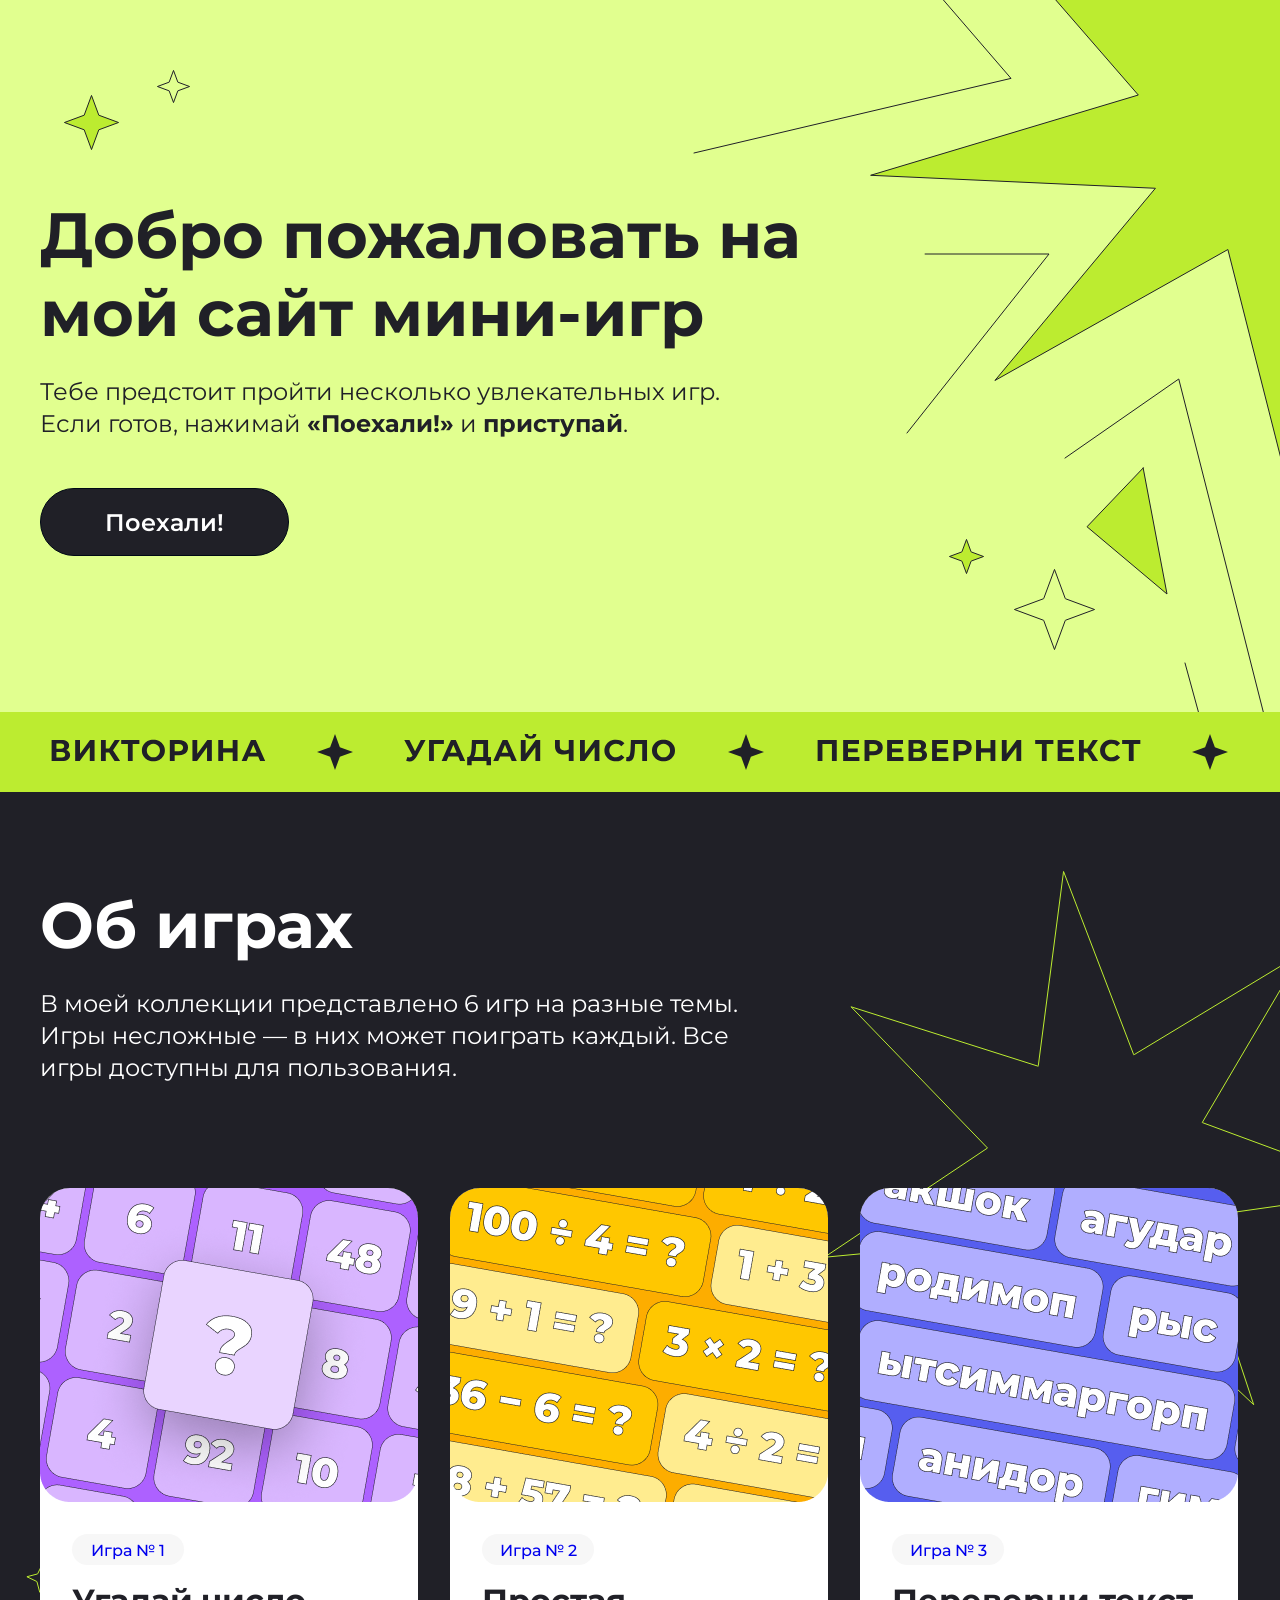
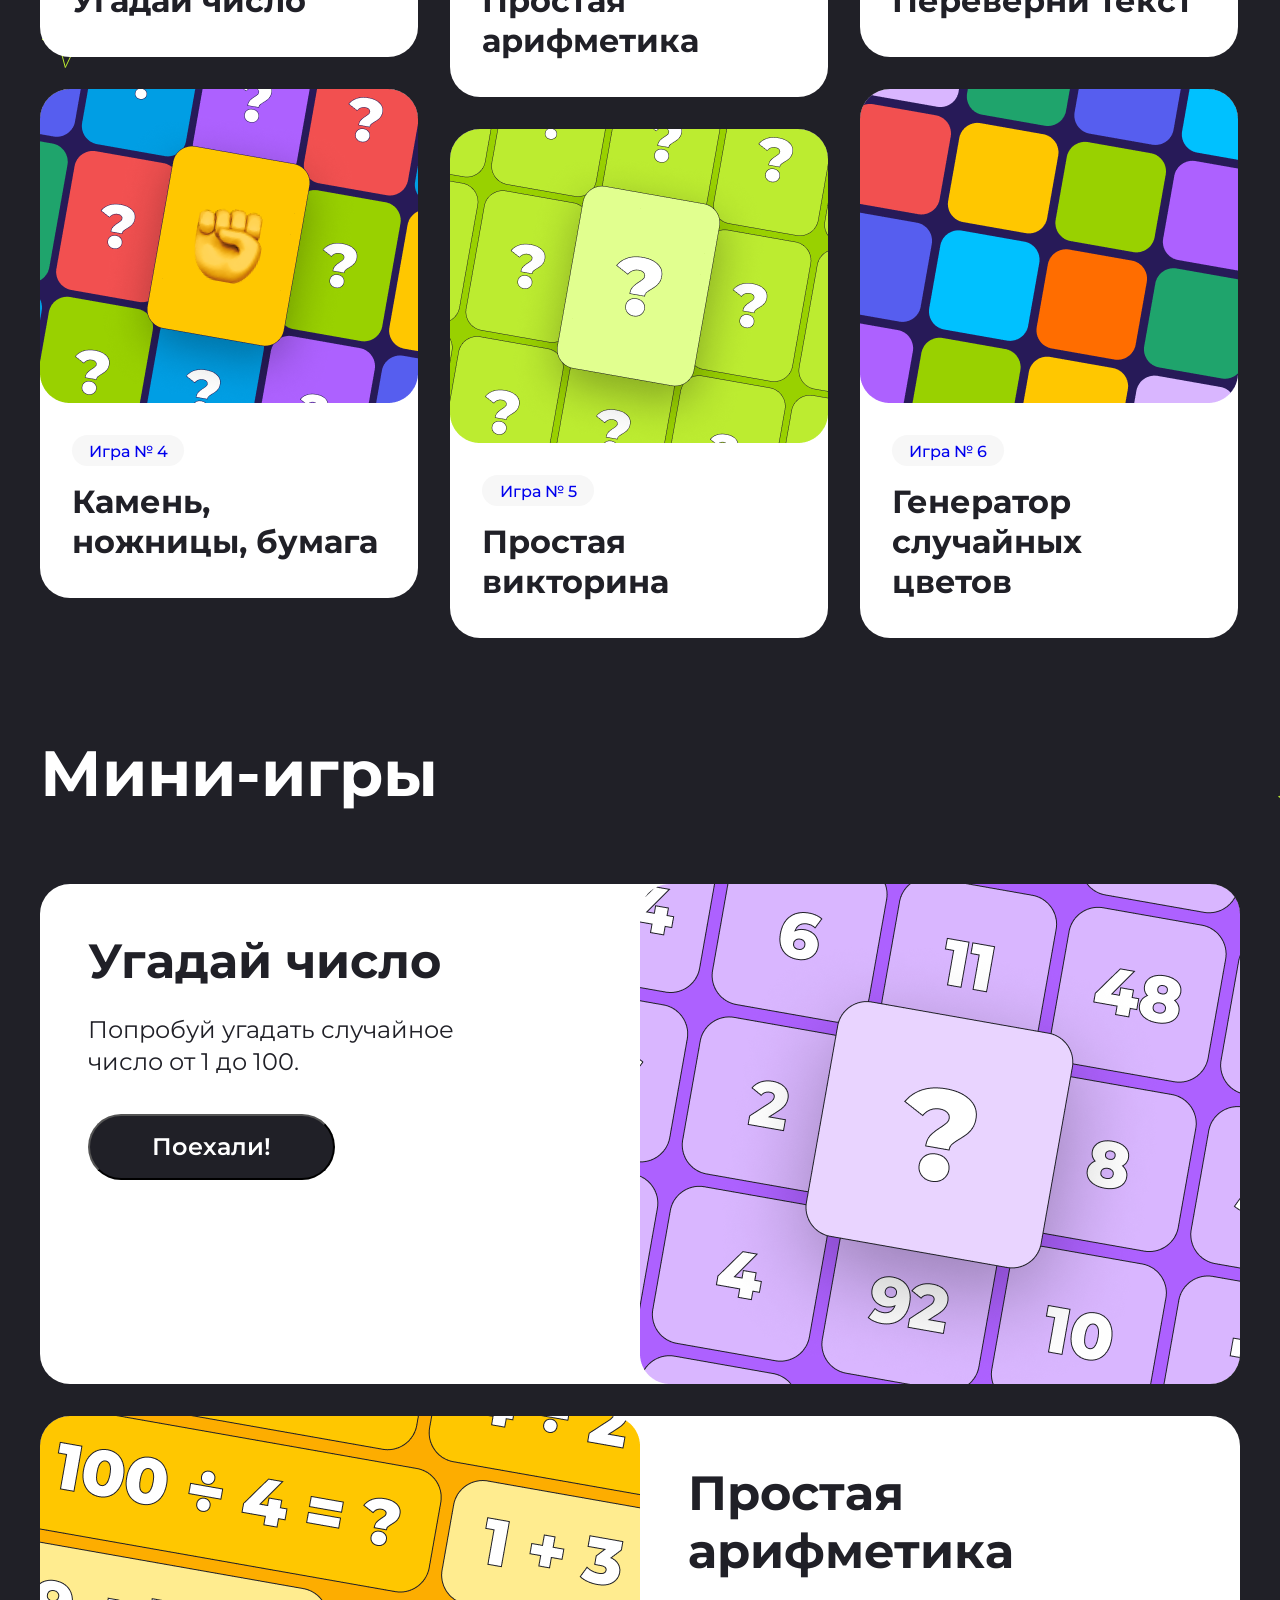
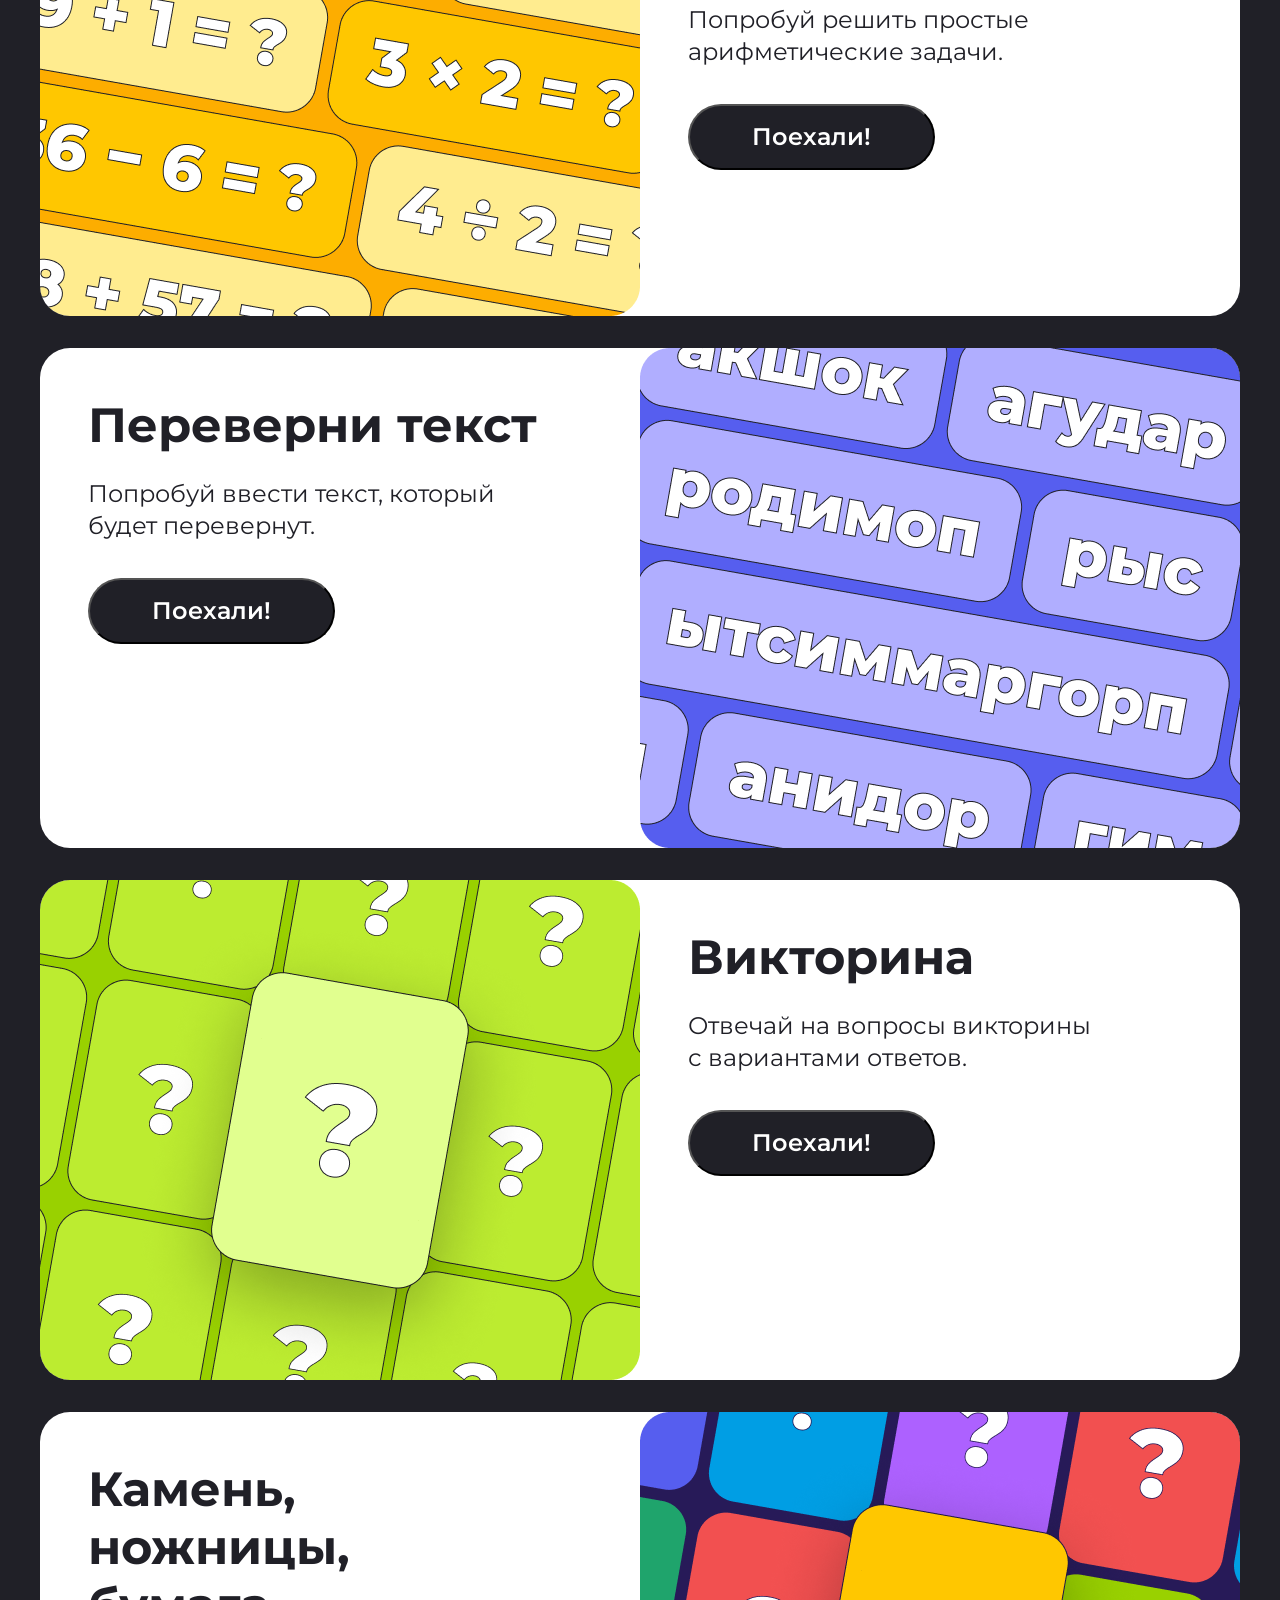
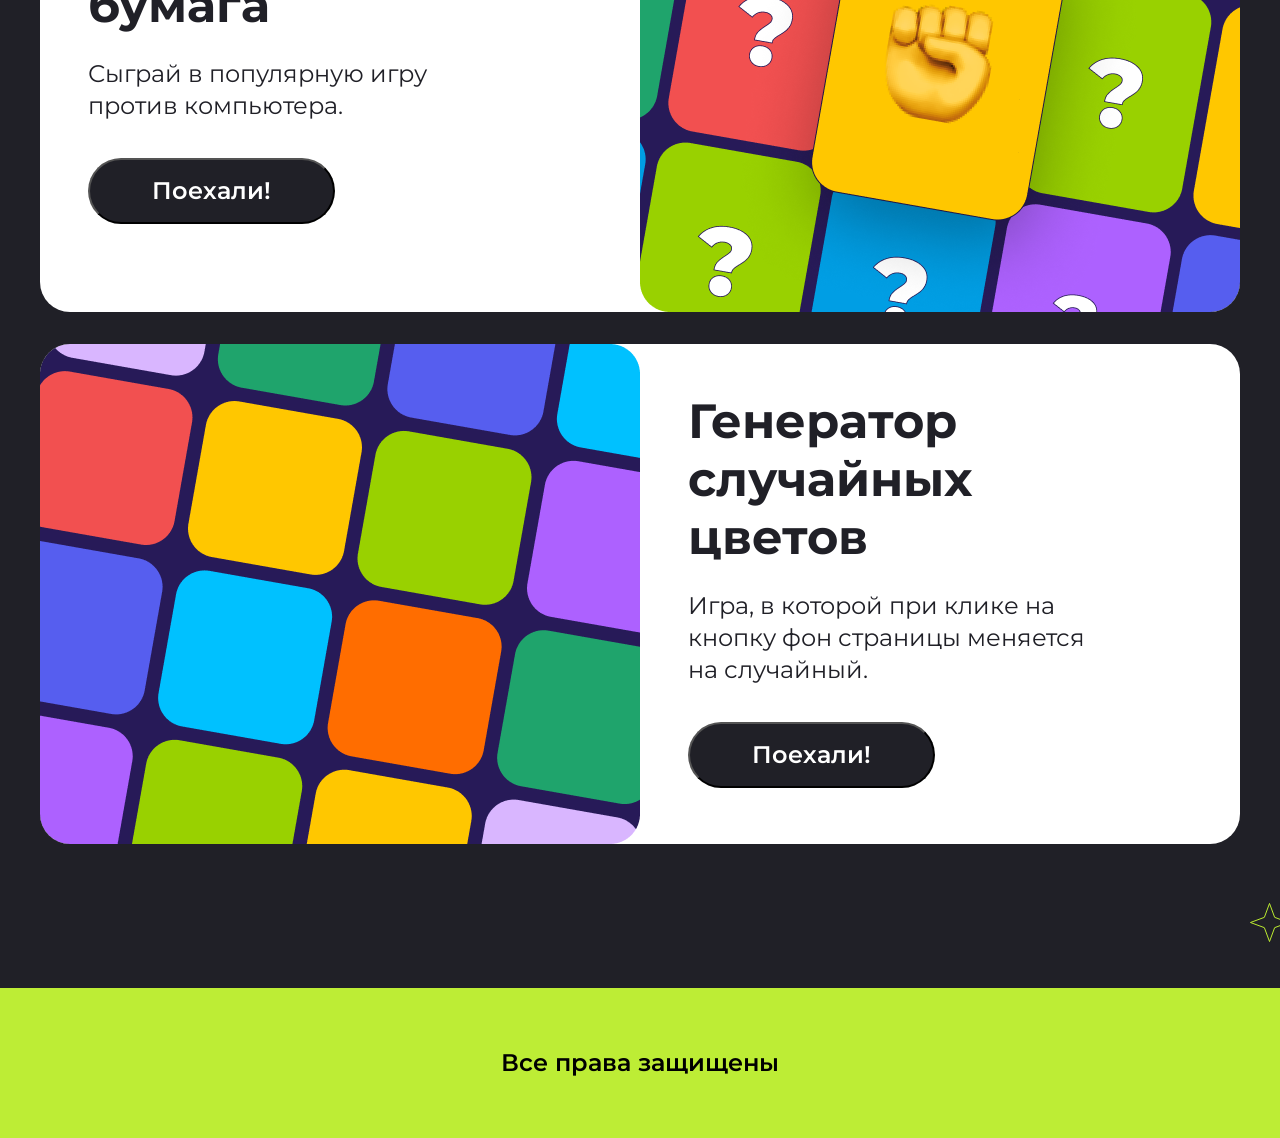
<file: index.html>
<!DOCTYPE html>
<html lang="en">
<head>
    <meta charset="UTF-8">
    <meta name="viewport" content="width=device-width, initial-scale=1.0">
    <title>Homework1</title>
    <link rel="preconnect" href="https://fonts.googleapis.com">
    <link rel="preconnect" href="https://fonts.gstatic.com" crossorigin>
    <link href="https://fonts.googleapis.com/css2?family=Montserrat:wght@300;400;600;700&display=swap" rel="stylesheet">
    <link rel="stylesheet" href="stylehw.css">
</head>
<body>
    <div class="top center">
        <section class="start">
            <h1 class="title">Добро пожаловать на мой сайт мини-игр</h1>
            <h2 class="subtitle">Тебе предстоит пройти несколько увлекательных игр. Если готов, нажимай <b>«Поехали!»</b> и <b>приступай</b>.</h2>
            <a class="go" href="#go">Поехали!</a>
        </section>
    </div>

    <div class="ribbon-container">
        <div class="ribbon"></div>
    </div>

    <div class="menu center">
        <section class="menu_description">
            <h1 class="title_description"><a id="go">Об играх</a></h1>
            <h2 class="subtitle_description">В моей коллекции представлено 6 игр на разные темы.           
                Игры несложные — в них может поиграть каждый.
                Все игры доступны для пользования.</h2>
        </section>

        <div class="bloc_game">
            <div>
                <a class="menu__game" href="#game1">
                    <div class="game1">
                        <h3 class="numGame">Игра № 1</h3>
                        <h2 class="title_game1">Угадай число</h2>
                    </div>
                </a>
    
                <a class="menu__game" href="#game4">
                    <div class="game4">
                        <h3 class="numGame">Игра № 4</h3>
                        <h2 class="title_game1">Камень, ножницы, бумага</h2>
                    </div>
                </a>
            </div>
    
            <div>
                <a class="menu__game" href="#game2">
                    <div class="game2">
                        <h3 class="numGame">Игра № 2</h3>
                        <h2 class="title_game1">Простая арифметика</h2>
                    </div>
                </a>
                
                <a class="menu__game" href="#game5">
                    <div class="game5">
                        <h3 class="numGame">Игра № 5</h3>
                        <h2 class="title_game1">Простая викторина</h2>
                    </div>
                </a>
            </div>
    
            <div>
                <a class="menu__game" href="#game3">
                    <div class="game3">
                        <h3 class="numGame">Игра № 3</h3>
                        <h2 class="title_game1">Переверни текст</h2>
                    </div>
                </a>
    
                <a class="menu__game" href="#game6">
                    <div class="game6">
                        <h3 class="numGame">Игра № 6</h3>
                        <h2 class="title_game1">Генератор случайных цветов</h2>
                    </div>
                </a>
            </div>
        </div>
    </div>

    <div class="menu2 center">
        <section>
            <h1 class="title_description2">Мини-игры</h1>
        </section>

        <div class="blocGame2">
            <div class="game1_2">
                <h2 class="nameGame"><a id="game1">Угадай число</a></h2>
                <h3 class="descriptionGame">Попробуй угадать случайное число от 1 до 100.</h3>
                <button onclick="GuessNumber()" class="go2">Поехали!</button>
            </div>
    
            <div class="game2_2">
                <div class="left">
                    <h2 class="nameGame"><a id="game2">Простая арифметика</a></h2>
                    <h3 class="descriptionGame">Попробуй решить простые арифметические задачи.</h3>
                    <button onclick="mathGame()" class="go2">Поехали!</button>
                </div>
            </div>
        </div>

        <div class="blocGame2">
            <div class="game3_2">
                <h2 class="nameGame"><a id="game3">Переверни текст</a></h2>
                <h3 class="descriptionGame">Попробуй ввести текст, который будет перевернут.</h3>
                <button onclick="simpleArithmetic()" class="go2">Поехали!</button>
            </div>
    
            <div class="game4_2">
                <div class="left">
                    <h2 class="nameGame"><a id="game5">Викторина</a></h2>
                    <h3 class="descriptionGame">Отвечай на вопросы викторины с вариантами ответов.</h3>
                    <button onclick="quiz()" class="go2">Поехали!</button>
                </div>
            </div>
        </div>

        <div class="blocGame2">
            <div class="game5_2">
                <h2 class="nameGame"><a id="game4">Камень, ножницы, бумага</a></h2>
                <h3 class="descriptionGame">Сыграй в популярную игру против компьютера.</h3>
                <button onclick="playKNB()" class="go2">Поехали!</button>
            </div>
    
            <div class="game6_2">
                <div class="left">
                    <h2 class="nameGame"><a id="game6">Генератор случайных цветов</a></h2>
                    <h3 class="descriptionGame">Игра, в которой при клике на кнопку фон страницы меняется на случайный.</h3>
                    <button onclick="color()" class="go2">Поехали!</button>
                </div>
            </div>
        </div>
    </div>

    <footer class="basement center">
        <h3 class="rights">Все права защищены</h3>
    </footer>
    
    <script src="./HW-8_knb.js">
    </script>
</body>
</html>
</file>
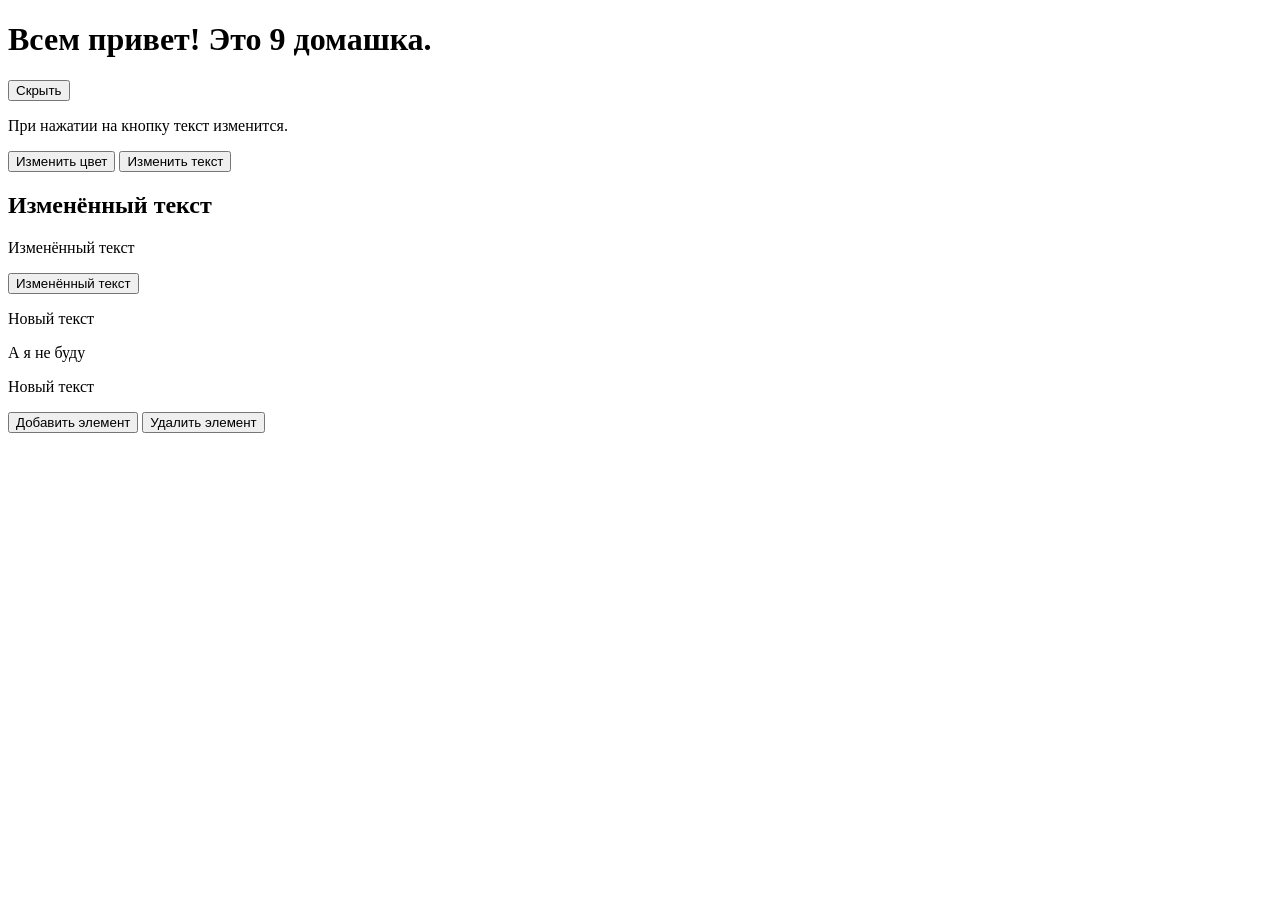
<file: index_hw9.html>
<!DOCTYPE html>
<html lang="en">
<head>
    <meta charset="UTF-8">
    <meta name="viewport" content="width=device-width, initial-scale=1.0">
    <title>Document</title>
</head>
<body>

    <h1 class="title">Всем привет! Это 9 домашка.</h1>
    <button class="goh1">Скрыть</button>

    <p class="text">При нажатии на кнопку текст изменится.</p>
    <button class="go2">Изменить цвет</button>

    <button class="go3">Изменить текст</button>

    <h2 class="description">Заголовок второй</h2>
    <p class="description">Поменяюсь и я, и заголовок, и кнопка</p>
    <button class="description">Просто кнопка</button>

    <p class="description2">Я буду "Новый текст"</p>
    <p class="noDescription">А я не буду</p>
    <p class="description2">И я буду</p>
    
    <button class="add">Добавить элемент</button>

    <button class="delete">Удалить элемент</button>


    <script>
        //Задание 1
        const titleEl = document.querySelector('.title');
        const goh1El = document.querySelector('.goh1');

        goh1El.addEventListener('click', function () {
            if (titleEl.style.display === 'none') {
                titleEl.style.display = 'block';
            } else {
                titleEl.style.display = 'none';
            }
        })

        //Задание 2
        const textEl = document.querySelector('.text');
        const go2El = document.querySelector('.go2');

        go2El.addEventListener('click', function () {
            textEl.style.color = 'blue';
        })

        //Задание 3
        const go3El = document.querySelector('.go3');

        go3El.addEventListener('click', function () {
            titleEl.textContent = 'Привет, мир!';
        })

        //Задание 4
        const descriptionEl = document.querySelectorAll('.description');

        descriptionEl.forEach(function (element) {
            element.textContent = 'Изменённый текст';
        })

        //Задание 5
        const description2El = document.querySelectorAll('.description2');

        description2El.forEach(function (element) {
        element.textContent = 'Новый текст';
        })

        //Задание 6
        const addEL = document.querySelector('.add');

        addEL.addEventListener('click', function () {
            const newParag = document.createElement('p');
            newParag.textContent = 'Новый абзац';
            document.body.appendChild(newParag);
        })

        //Задание 7
        const deleteEl = document.querySelector('.delete');

        deleteEl.addEventListener('click', function () {
            const descriptionEl = querySelectorAll('.description');
            descriptionEl.remove()
        })
        //rfr nfr
    </script>
</body>
</html>
</file>
<file: stylehw.css>
* {
  margin: 0;
  padding: 0;
}

body {
  font-family: "Montserrat", sans-serif;
  background-color: #202027;
}

.top {
  background: url(imghw/Star_1.svg) no-repeat right top, url(imghw/Star_2.svg) no-repeat 63px 94px, url(imghw/Star_3.svg) no-repeat 156px 69px, url(imghw/Star_4.svg) no-repeat 1013px 568px, url(imghw/Star_5.svg) no-repeat 948px 538px;
  padding-top: 196px;
  padding-bottom: 156px;
  background-color: #E1FF8F;
}

.center {
  padding-left: calc(50% - 600px);
  padding-right: calc(50% - 600px);
}

.title {
  display: flex;
  width: 769px;
  height: 156px;
  flex-direction: column;
  justify-content: center;
  flex-shrink: 0;
  color: #202027;
  font-family: Montserrat;
  font-size: 64px;
  font-style: normal;
  font-weight: 700;
  line-height: normal;
}

.subtitle {
  width: 720px;
  color: #202027;
  font-family: Montserrat;
  font-size: 24px;
  font-style: normal;
  font-weight: 400;
  line-height: 32px;
  padding-top: 24px;
  padding-bottom: 48px;
}

.go {
  display: flex;
  justify-content: space-around;
  align-items: center;
  width: 247px;
  height: 66px;
  flex-shrink: 0;
  border-radius: 60px;
  background: #202027;
  color: #FFF;
  font-family: Montserrat;
  font-size: 24px;
  font-style: normal;
  font-weight: 600;
  line-height: normal;
  border: 1px solid #000915;
  text-decoration: none;
}

.go:hover {
  background: #FFFFFF;
  color: #202027;
}

.ribbon-container {
  overflow: hidden;
  background-color: #BCEC30;
  height: 80px;
  width: 3220px;
}

.ribbon {
  background: url(imghw/ribbon.svg) no-repeat center;
  height: 80px;
  animation: slide 40s;
}

@keyframes slide {
  0% {
    transform: translate3d(0%, 0, 0);
  }
  100% {
    transform: translate3d(-100%, 0, 0);
  }
}
.menu {
  background: url(imghw/Star_6.svg) no-repeat right 77px, url(imghw/Star_7.svg) no-repeat 25px 770px, url(imghw/Star_8.svg) no-repeat 40px 822px;
  padding-top: 94px;
  padding-bottom: 50px;
}

.title_description {
  width: 314px;
  height: 78px;
  font-family: Montserrat;
  font-size: 64px;
  font-weight: 700;
  line-height: normal;
  text-align: left;
  color: #FFFFFF;
}

.subtitle_description {
  width: 750px;
  font-family: Montserrat;
  font-size: 24px;
  font-weight: 400;
  line-height: 32px;
  text-align: left;
  color: #FFFFFF;
  padding-top: 24px;
  padding-bottom: 72px;
}

.bloc_game {
  display: flex;
  gap: 32px;
  flex-wrap: wrap;
}

.menu__game {
  display: flex;
  padding-top: 32px;
  transition: 0.5s;
  text-decoration: none;
}

.menu__game:hover {
  transform: scale(1.06);
}

.game1 {
  width: 378px;
  border-radius: 30px;
  background-color: #FFFFFF;
  background-image: url(imghw/game1.png);
  background-repeat: no-repeat;
}

.game2 {
  width: 378px;
  border-radius: 30px;
  background-color: #FFFFFF;
  background-image: url(imghw/game2.png);
  background-repeat: no-repeat;
}

.game3 {
  width: 378px;
  border-radius: 30px;
  background-color: #FFFFFF;
  background-image: url(imghw/game3.png);
  background-repeat: no-repeat;
}

.game4 {
  width: 378px;
  border-radius: 30px;
  background-color: #FFFFFF;
  background-image: url(imghw/game4.png);
  background-repeat: no-repeat;
}

.game5 {
  width: 378px;
  border-radius: 30px;
  background-color: #FFFFFF;
  background-image: url(imghw/game5.png);
  background-repeat: no-repeat;
}

.game6 {
  width: 378px;
  border-radius: 30px;
  background-color: #FFFFFF;
  background-image: url(imghw/game6.png);
  background-repeat: no-repeat;
}

.title_game1 {
  font-family: Montserrat;
  font-size: 32px;
  font-weight: 700;
  line-height: 40px;
  text-align: left;
  color: #202027;
  margin-top: 16px;
  margin-bottom: 36px;
  margin-left: 32px;
  margin-right: 40px;
}

.numGame {
  width: 80px;
  height: 13px;
  padding: 8px 16px 10px 16px;
  border-radius: 52px;
  background: #F7F7F7;
  font-family: Montserrat;
  font-size: 16px;
  font-weight: 500;
  line-height: 17px;
  text-align: center;
  margin-top: 346px;
  margin-left: 32px;
}

.menu2 {
  background: url(imghw/Star_9.svg) no-repeat 1277px 93px, url(imghw/Star_10.svg) no-repeat 1320px 126px, url(imghw/Star_11.svg) no-repeat 1319px 3366px, url(imghw/Star_12.svg) no-repeat 1249px 3414px;
  padding-top: 46px;
  padding-bottom: 144px;
}

.title_description2 {
  font-family: Montserrat;
  font-size: 64px;
  font-weight: 700;
  line-height: 78px;
  text-align: left;
  color: #FFFFFF;
  padding-bottom: 40px;
}

.blocGame2 {
  display: flex;
  flex-direction: column;
  flex-wrap: wrap;
  gap: 32px;
  padding-top: 32px;
}

.nameGame {
  width: 455px;
  font-family: Montserrat;
  font-size: 48px;
  font-weight: 700;
  text-align: left;
  line-height: 58px;
  color: #202027;
  padding-top: 48px;
  padding-left: 48px;
}

.descriptionGame {
  width: 420px;
  font-family: Montserrat;
  font-weight: 400;
  font-size: 24px;
  text-align: left;
  line-height: 32px;
  color: #202027;
  padding-top: 24px;
  padding-left: 48px;
}

.go2 {
  width: 247px;
  height: 66px;
  border-radius: 60px;
  background: #202027;
  font-family: Montserrat;
  font-weight: 600;
  font-size: 24px;
  text-align: center;
  line-height: 34px;
  color: #FFF;
  margin-left: 48px;
  margin-top: 36px;
}

.go2:hover {
  background: #FFFFFF;
  color: #202027;
}

.left {
  padding-left: 600px;
}

.game1_2 {
  height: 500px;
  border-radius: 30px;
  background-color: #FFFFFF;
  background-image: url(imghw/game1_2.png);
  background-repeat: no-repeat;
  background-position: right;
}

.game2_2 {
  height: 500px;
  border-radius: 30px;
  background-color: #FFFFFF;
  background-image: url(imghw/game2_2.png);
  background-repeat: no-repeat;
}

.game3_2 {
  height: 500px;
  border-radius: 30px;
  background-color: #FFFFFF;
  background-image: url(imghw/game3_2.png);
  background-repeat: no-repeat;
  background-position: right;
}

.game4_2 {
  height: 500px;
  border-radius: 30px;
  background-color: #FFFFFF;
  background-image: url(imghw/game4_2.png);
  background-repeat: no-repeat;
}

.game5_2 {
  height: 500px;
  border-radius: 30px;
  background-color: #FFFFFF;
  background-image: url(imghw/game5_2.png);
  background-repeat: no-repeat;
  background-position: right;
}

.game6_2 {
  height: 500px;
  border-radius: 30px;
  background-color: #FFFFFF;
  background-image: url(imghw/game6_2.png);
  background-repeat: no-repeat;
}

.basement {
  height: 150px;
  background: #BDED35;
}

.rights {
  height: 15px;
  font-family: Montserrat;
  font-size: 24px;
  font-weight: 600;
  text-align: center;
  color: #000000;
  padding-top: 60px;
}

@media (max-width: 700px) {
  .center {
    padding-left: 16px;
    padding-right: 16px;
  }
  .top {
    background: url(imghw/Star_14.svg) no-repeat 37px 97px, url(imghw/Star_15.svg) no-repeat 91px 64px, url(imghw/Star_16.svg) no-repeat 303px 580px, url(imghw/Star_17.svg) no-repeat 272px 557px, url(imghw/Star_13.svg) no-repeat right top;
    background-color: #E1FF8F;
    padding-top: 147px;
  }
  .start {
    padding-left: 24px;
    padding-right: 24px;
    width: 343px;
    height: 371px;
  }
  .title {
    width: 262px;
    height: 196px;
    font-size: 40px;
    line-height: 48px;
    text-align: center;
    padding-left: 16px;
  }
  .subtitle {
    font-size: 16px;
    line-height: 19px;
    text-align: center;
    width: 296px;
    height: 60px;
    padding-bottom: 36px;
  }
  .go {
    width: 285px;
    height: 55px;
    font-family: Montserrat;
    font-size: 16px;
    line-height: 22px;
  }
  .ribbon {
    height: 51px;
  }
  .menu {
    display: none;
  }
  .menu2 {
    padding-bottom: 48px;
  }
  .title_description2 {
    font-family: Montserrat;
    font-size: 40px;
    line-height: 48px;
    padding-bottom: 16px;
  }
  .blocGame2 {
    display: flex;
    gap: 24px;
  }
  .nameGame {
    width: 285px;
    font-size: 32px;
    line-height: 39px;
    text-align: left;
    padding-top: 314px;
    padding-left: 29px;
  }
  .descriptionGame {
    width: 249px;
    font-size: 16px;
    line-height: 20px;
    text-align: left;
    padding-top: 16px;
    padding-left: 29px;
  }
  .go2 {
    width: 285px;
    height: 55px;
    font-size: 16px;
    line-height: 22px;
    text-align: center;
    margin-left: 29px;
    margin-top: 32px;
  }
  .left {
    padding-left: 0;
  }
  .game1_2 {
    width: 343px;
    height: 528px;
    background-image: url(imghw/Mgame1_2.png);
    background-position: top;
  }
  .game2_2 {
    width: 343px;
    height: 567px;
    background-image: url(imghw/Mgame2_2.png);
    background-position: top;
  }
  .game3_2 {
    width: 343px;
    height: 567px;
    background-image: url(imghw/Mgame3_2.png);
    background-position: top;
  }
  .game4_2 {
    width: 343px;
    height: 528px;
    background-image: url(imghw/Mgame4_2.png);
    background-position: top;
  }
  .game5_2 {
    width: 343px;
    height: 606px;
    background-image: url(imghw/Mgame5_2.png);
    background-position: top;
  }
  .game6_2 {
    width: 343px;
    height: 626px;
    background-image: url(imghw/Mgame6_2.png);
    background-position: top;
  }
  .basement {
    height: 100px;
  }
  .rights {
    height: 20px;
    font-size: 16px;
    line-height: 20px;
    text-align: center;
    padding-top: 40px;
  }
}/*# sourceMappingURL=stylehw.css.map */
</file>
